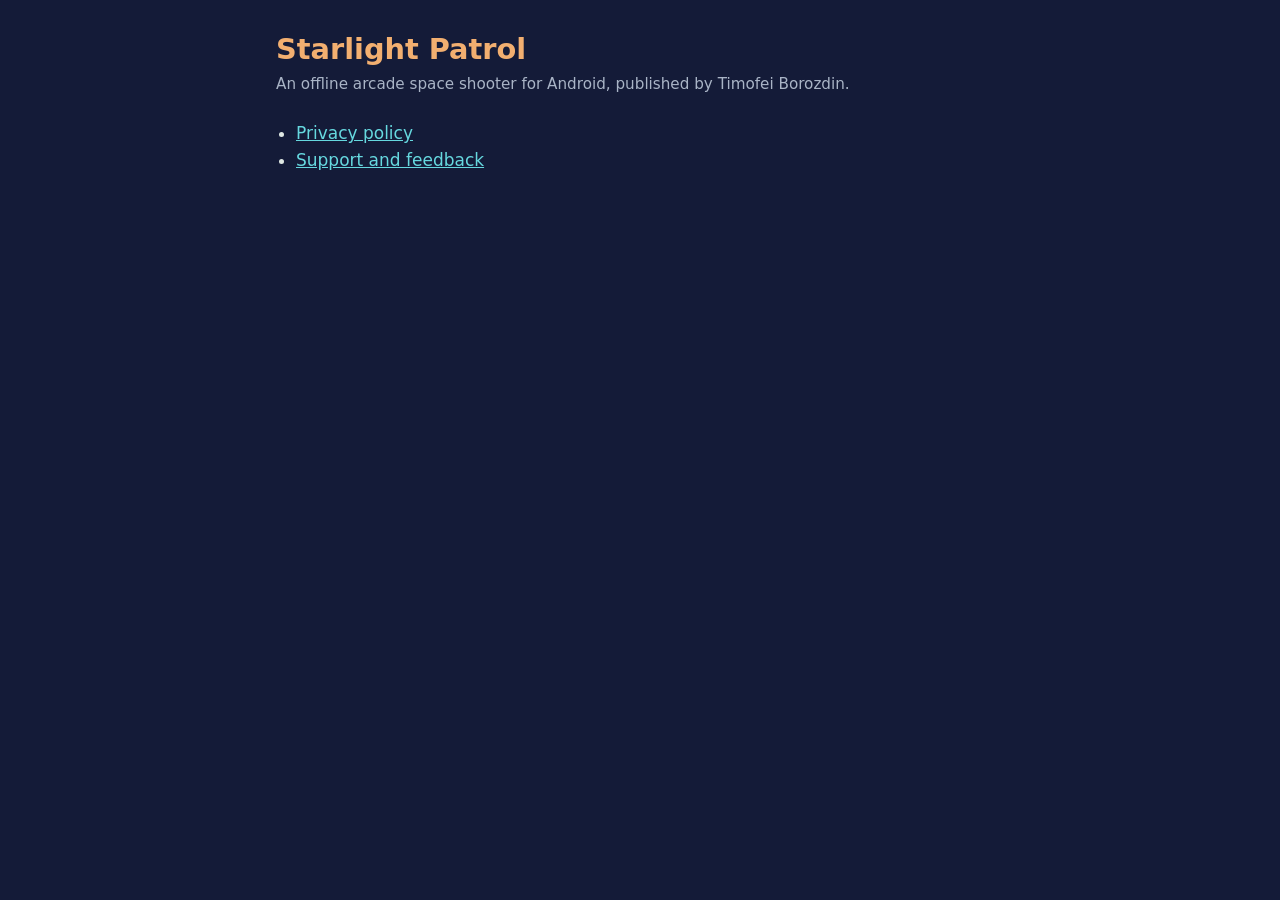
<file: index.html>
<!doctype html>
<html lang="en">
<head>
<meta charset="utf-8">
<meta name="viewport" content="width=device-width, initial-scale=1">
<title>Starlight Patrol</title>
<link rel="stylesheet" href="style.css">
</head>
<body>
<main>
<h1>Starlight Patrol</h1>
<p class="meta">An offline arcade space shooter for Android, published by Timofei Borozdin.</p>
<ul>
<li><a href="privacy/">Privacy policy</a></li>
<li><a href="support/">Support and feedback</a></li>
</ul>
</main>
</body>
</html>
</file>
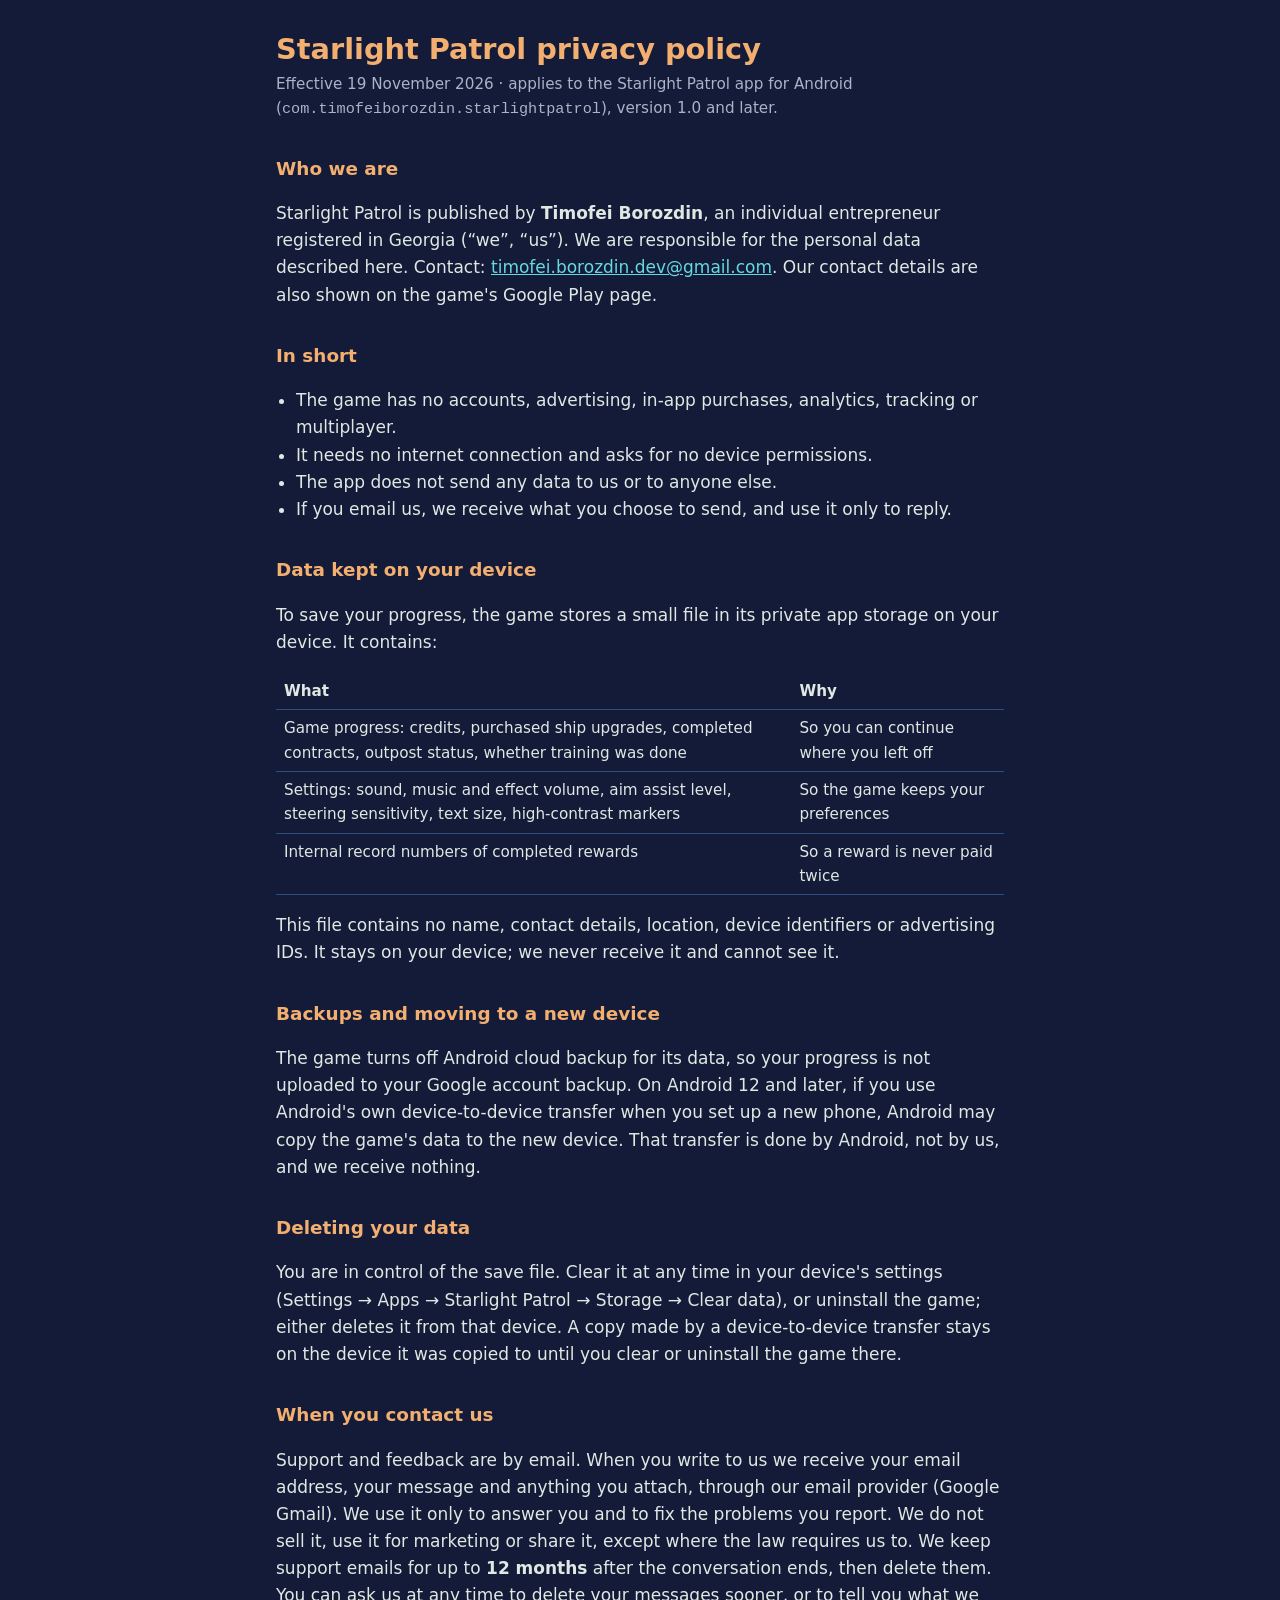
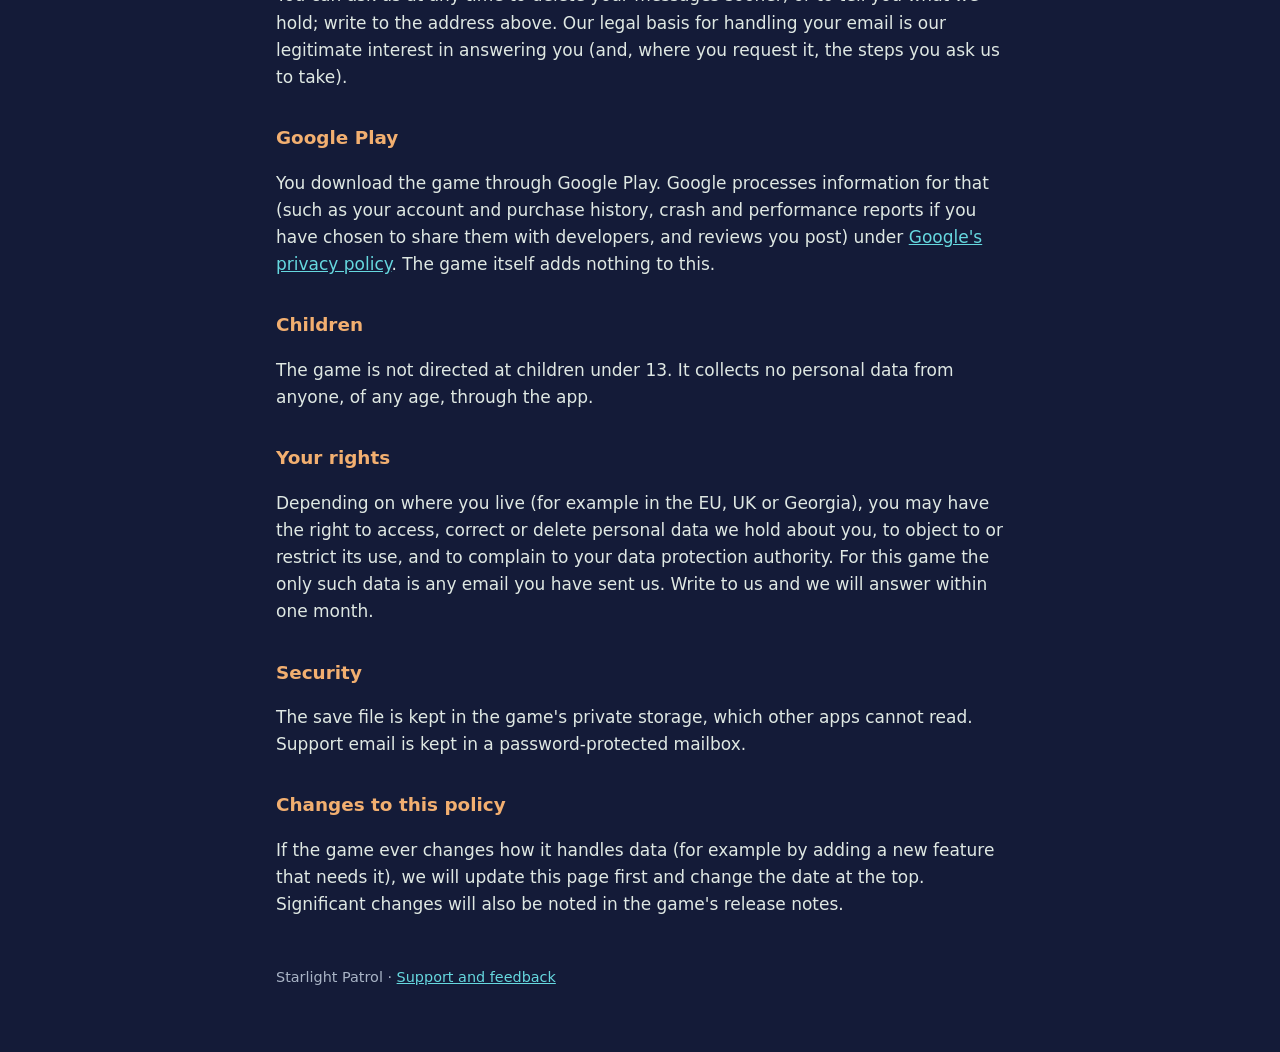
<file: privacy/index.html>
<!doctype html>
<html lang="en">
<head>
<meta charset="utf-8">
<meta name="viewport" content="width=device-width, initial-scale=1">
<title>Starlight Patrol Privacy Policy</title>
<link rel="stylesheet" href="../style.css">
</head>
<body>
<main>
<h1>Starlight Patrol privacy policy</h1>
<p class="meta">Effective 19 November 2026 · applies to the Starlight Patrol app for Android
(<code>com.timofeiborozdin.starlightpatrol</code>), version 1.0 and later.</p>

<h2>Who we are</h2>
<p>Starlight Patrol is published by <strong>Timofei Borozdin</strong>, an individual entrepreneur registered in Georgia
(“we”, “us”). We are responsible for the personal data described here. Contact:
<a href="mailto:timofei.borozdin.dev@gmail.com">timofei.borozdin.dev@gmail.com</a>. Our contact details are also shown on the
game's Google Play page.</p>

<h2>In short</h2>
<ul>
<li>The game has no accounts, advertising, in-app purchases, analytics, tracking or multiplayer.</li>
<li>It needs no internet connection and asks for no device permissions.</li>
<li>The app does not send any data to us or to anyone else.</li>
<li>If you email us, we receive what you choose to send, and use it only to reply.</li>
</ul>

<h2>Data kept on your device</h2>
<p>To save your progress, the game stores a small file in its private app storage on your device. It contains:</p>
<table>
<tr><th>What</th><th>Why</th></tr>
<tr><td>Game progress: credits, purchased ship upgrades, completed contracts, outpost status, whether training was done</td><td>So you can continue where you left off</td></tr>
<tr><td>Settings: sound, music and effect volume, aim assist level, steering sensitivity, text size, high-contrast markers</td><td>So the game keeps your preferences</td></tr>
<tr><td>Internal record numbers of completed rewards</td><td>So a reward is never paid twice</td></tr>
</table>
<p>This file contains no name, contact details, location, device identifiers or advertising IDs. It stays on your device; we never
receive it and cannot see it.</p>

<h2>Backups and moving to a new device</h2>
<p>The game turns off Android cloud backup for its data, so your progress is not uploaded to your Google account backup. On
Android 12 and later, if you use Android's own device-to-device transfer when you set up a new phone, Android may copy the
game's data to the new device. That transfer is done by Android, not by us, and we receive nothing.</p>

<h2>Deleting your data</h2>
<p>You are in control of the save file. Clear it at any time in your device's settings (Settings → Apps → Starlight Patrol →
Storage → Clear data), or uninstall the game; either deletes it from that device. A copy made by a device-to-device transfer
stays on the device it was copied to until you clear or uninstall the game there.</p>

<h2>When you contact us</h2>
<p>Support and feedback are by email. When you write to us we receive your email address, your message and anything you
attach, through our email provider (Google Gmail). We use it only to answer you and to fix the problems you report. We do not
sell it, use it for marketing or share it, except where the law requires us to. We keep support emails for up to
<strong>12 months</strong> after the conversation ends, then delete them. You can ask us at any time to delete your
messages sooner, or to tell you what we hold; write to the address above. Our legal basis for handling your email is our
legitimate interest in answering you (and, where you request it, the steps you ask us to take).</p>

<h2>Google Play</h2>
<p>You download the game through Google Play. Google processes information for that (such as your account and purchase
history, crash and performance reports if you have chosen to share them with developers, and reviews you post) under
<a href="https://policies.google.com/privacy">Google's privacy policy</a>. The game itself adds nothing to this.</p>

<h2>Children</h2>
<p>The game is not directed at children under 13. It collects no personal data from anyone, of any age, through the app.</p>

<h2>Your rights</h2>
<p>Depending on where you live (for example in the EU, UK or Georgia), you may have the right to access, correct or delete
personal data we hold about you, to object to or restrict its use, and to complain to your data protection authority. For
this game the only such data is any email you have sent us. Write to us and we will answer within one month.</p>

<h2>Security</h2>
<p>The save file is kept in the game's private storage, which other apps cannot read. Support email is kept in a
password-protected mailbox.</p>

<h2>Changes to this policy</h2>
<p>If the game ever changes how it handles data (for example by adding a new feature that needs it), we will update this page
first and change the date at the top. Significant changes will also be noted in the game's release notes.</p>

<footer>Starlight Patrol · <a href="../support/">Support and feedback</a></footer>
</main>
</body>
</html>
</file>
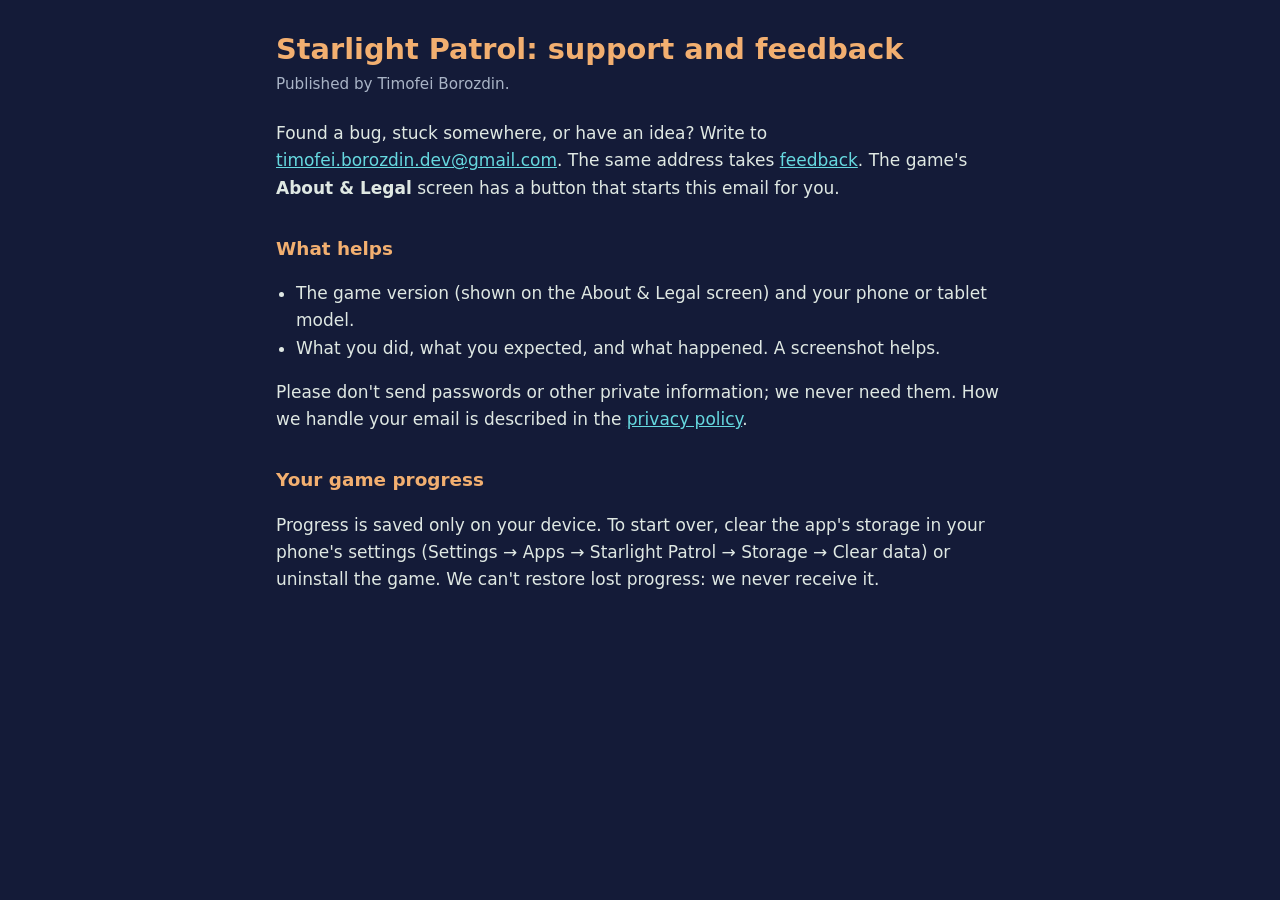
<file: support/index.html>
<!doctype html>
<html lang="en">
<head>
<meta charset="utf-8">
<meta name="viewport" content="width=device-width, initial-scale=1">
<title>Starlight Patrol Support</title>
<link rel="stylesheet" href="../style.css">
</head>
<body>
<main>
<h1>Starlight Patrol: support and feedback</h1>
<p class="meta">Published by Timofei Borozdin.</p>
<p>Found a bug, stuck somewhere, or have an idea? Write to
<a href="mailto:timofei.borozdin.dev@gmail.com?subject=Starlight%20Patrol%20support">timofei.borozdin.dev@gmail.com</a>.
The same address takes <a href="mailto:timofei.borozdin.dev@gmail.com?subject=Starlight%20Patrol%20feedback">feedback</a>.
The game's <strong>About &amp; Legal</strong> screen has a button that starts this email for you.</p>
<h2>What helps</h2>
<ul>
<li>The game version (shown on the About &amp; Legal screen) and your phone or tablet model.</li>
<li>What you did, what you expected, and what happened. A screenshot helps.</li>
</ul>
<p>Please don't send passwords or other private information; we never need them. How we handle your email is described in the
<a href="../privacy/">privacy policy</a>.</p>
<h2>Your game progress</h2>
<p>Progress is saved only on your device. To start over, clear the app's storage in your phone's settings (Settings → Apps →
Starlight Patrol → Storage → Clear data) or uninstall the game. We can't restore lost progress: we never receive it.</p>
</main>
</body>
</html>
</file>
<file: style.css>
:root { --navy: #141B38; --ivory: #DFE8E3; --cyan: #66D8DF; --amber: #F2AF70; --muted: #A9B4C6; }
* { box-sizing: border-box; }
body { margin: 0; background: var(--navy); color: var(--ivory); font: 17px/1.6 system-ui, -apple-system, "Segoe UI", Roboto, sans-serif; }
main { max-width: 760px; margin: 0 auto; padding: 32px 16px 64px; }
h1 { color: var(--amber); font-size: 1.8rem; line-height: 1.25; margin: 0 0 4px; }
h2 { color: var(--amber); font-size: 1.15rem; margin: 2rem 0 0.5rem; }
a { color: var(--cyan); }
.meta { color: var(--muted); font-size: 0.95rem; margin: 0 0 1.5rem; }
ul { padding-left: 1.25rem; }
table { border-collapse: collapse; width: 100%; margin: 0.5rem 0; font-size: 0.95rem; }
th, td { text-align: left; vertical-align: top; padding: 6px 8px; border-bottom: 1px solid #304D80; }
footer { color: var(--muted); font-size: 0.9rem; margin-top: 3rem; }
</file>
